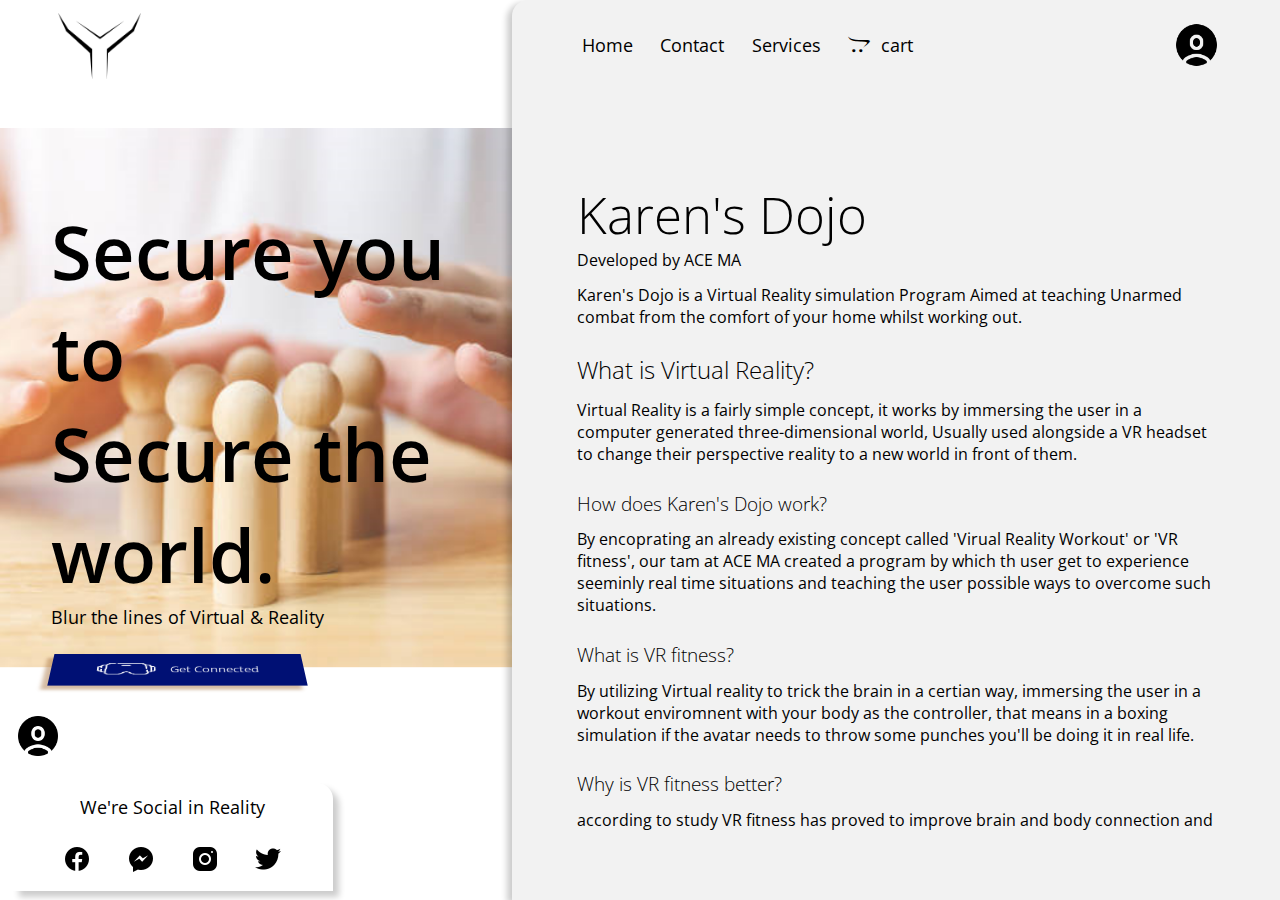
<file: index.html>
<!DOCTYPE html>
<html lang="en">
<head>
    <meta charset="UTF-8">
    <meta http-equiv="X-UA-Compatible" content="IE=edge">
    <meta name="viewport" content="width=device-width, initial-scale=1.0">
    <meta http-equiv="Content-Type" content="text/html;charset=UTF-8">
    <link rel="stylesheet" href="./css/styles.css">
    <link rel="shortcut icon" href="./img/logo2.ico" type="image/x-icon">
    <link rel="stylesheet" href="https://cdnjs.cloudflare.com/ajax/libs/font-awesome/5.15.3/css/all.min.css" referrerpolicy="no-referrer" />
    <title>Karens Dojo</title>
</head>
<body>
    <!-- nav bar -->
    <nav>
        <a href="./index.html" class="logo">
            <img src="./img/Vector 6.png" alt="logo" class="logoimg" >
        </a>
        <div class="nav-r">
            <div class="nav-ls">
                <a href="./index.html" class="nav-l">Home</a>
                <a href="./contact.html" class="nav-l">Contact</a>
                <a href="./services.html" class="nav-l">Services</a>
                <a href="./team.html" class="cart"><i class="fab fa-opencart"></i><p>cart</p></a>
            </div>
            <img src="./img/icons8-test-account-90.png" alt="" class="usimg">
        </div>
    </nav>
    <!-- page left -->
    <div class="page-left">
        <div class="plc">
            <img src="./img/bg.png" alt="background image">
            <div class="pla">
                <div class="header">
                    <h1>Secure you to <br> Secure the world.</h1>
                    <p>Blur the lines of Virtual & Reality</p>
                </div>
                <button class="gtc">
                    <img src="./img/vr-glasses.png" alt="vr-glasses">
                    <p>Get Connected</p>
                </button>
            </div>
        </div>
        <div class="btc">
            <img src="./img/icons8-test-account-90.png" alt="user image" class="userimg">
            <div class="social">
                <p>We're Social in Reality</p>
                <div class="mlc">
                    <a href="#" class="ml"><img src="./img/icons8-facebook-30.png" alt=""></a>
                    <a href="#" class="ml"><img src="./img/icons8-facebook-messenger-30.png" alt=""></a>
                    <a href="#" class="ml"><img src="./img/icons8-instagram-30.png" alt=""></a>
                    <a href="#" class="ml"><img src="./img/icons8-twitter-30.png" alt=""></a>
                </div>
            </div>
        </div>
    </div>


    <!-- page right -->
    <div class="page-right">

        <!-- mobile -->
        <div class="pla2">
            <div class="header">
                <h1>Secure you to <br> Secure the world.</h1>
                <p>Blur the lines of Virtual & Reality</p>
            </div>
            <button class="gtc">
                <img src="./img/vr-glasses.png" alt="vr-glasses">
                <p>Get Connected</p>
            </button>
        </div>

        <div class="prtc">
            <header>
                <h1>Karen's Dojo</h1>
                <p>Developed by ACE MA</p>
            </header>
            <p class="abs">
                Karen's Dojo is a Virtual Reality simulation Program Aimed at teaching Unarmed combat from the comfort of your home whilst working out.
            </p>
            <div class="cont">
                <h2>
                    What is Virtual Reality?
                </h2>
                <p>
                    Virtual Reality is a fairly simple concept, it works by immersing the user in a computer generated three-dimensional world, Usually used alongside a VR headset to change their perspective reality to a new world in front of them.
                </p>
                <h3>
                    How does Karen's Dojo work?
                </h3>
                <p>
                    By encoprating an already existing concept called 'Virual Reality Workout' or 'VR fitness', our tam at ACE MA created a program by which th user get to experience seeminly real time situations and teaching the user possible ways to overcome such situations.
                </p>
                <h3>
                    What is VR fitness?
                </h3>
                <p>
                    By utilizing Virtual reality to trick the brain in a certian way, immersing the user in a workout enviromnent with your body as the controller, that means in a boxing simulation if the avatar needs to throw some punches you'll be doing it in real life.
                </p>
                <h3>
                    Why is VR fitness better?
                </h3>
                <p>
                    according to study VR fitness has proved to improve brain and body connection and coordination, in a possible scenario a user feels the need ot pucnch when the game avatar is beign attacked similar to when fighting a real opponent.
                </p>
                <h3>
                    Is it worth it to try Karen's Dojo?
                </h3>
                <p class="ls">
                    It also helps to build technique and coordination, a test condocted with tha asssistance of a boxing instructor proved that there is a significant improvement in precision and reflex than when fighting a puching bag.
                </p>
            </div>
        </div>
    </div>

    <div class="sli">
        <img src="./img/icons8-test-account-90.png" alt="user image" class="userimg">
        <a href="#" class="ml"><img src="./img/icons8-facebook-30.png" alt=""></a>
        <a href="#" class="ml"><img src="./img/icons8-facebook-messenger-30.png" alt=""></a>
        <a href="#" class="ml"><img src="./img/icons8-instagram-30.png" alt=""></a>
        <a href="#" class="ml"><img src="./img/icons8-twitter-30.png" alt=""></a>
    </div>
</body>
</html>
</file>
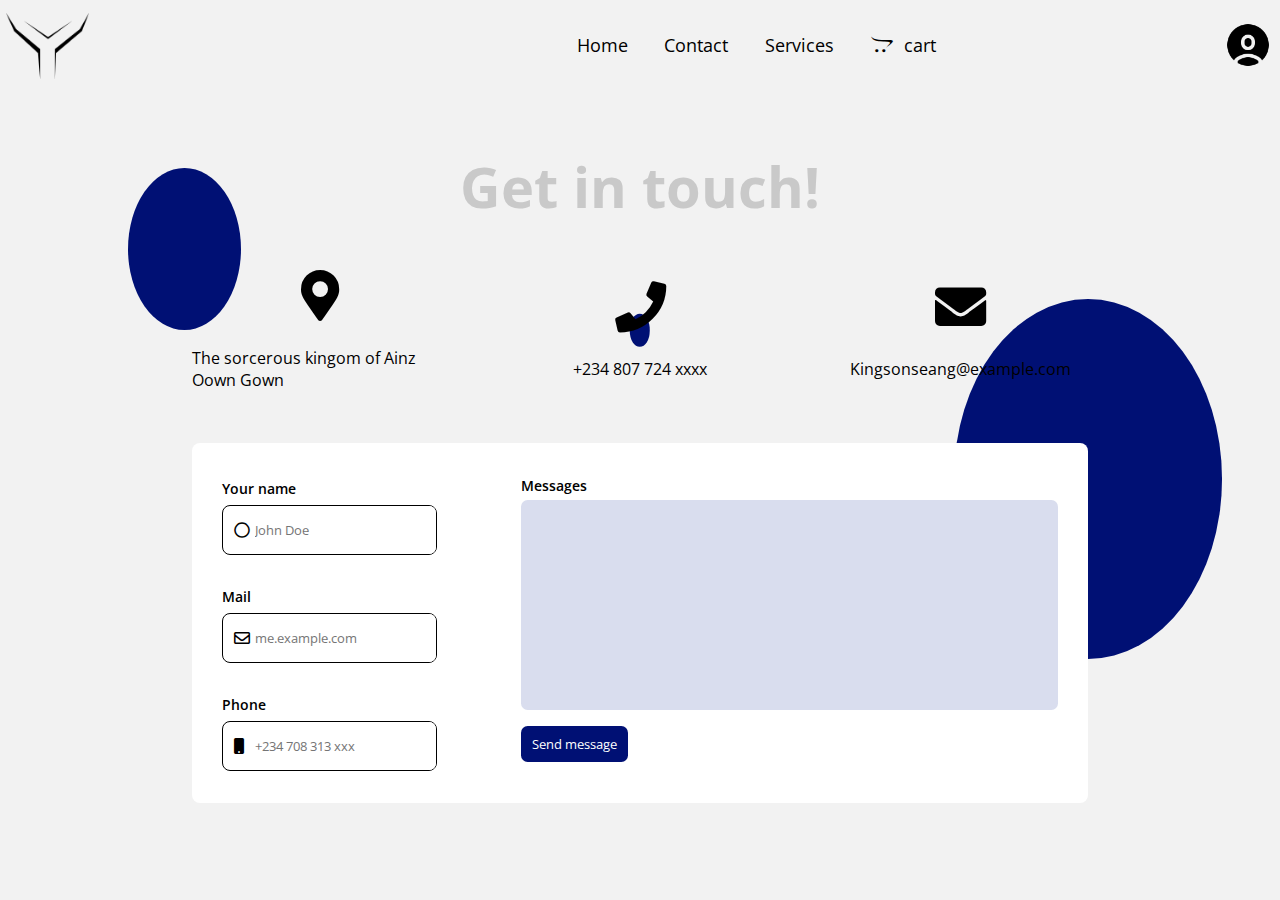
<file: contact.html>
<!DOCTYPE html>
<html lang="en">
<head>
    <meta charset="UTF-8">
    <meta http-equiv="X-UA-Compatible" content="IE=edge">
    <meta name="viewport" content="width=device-width, initial-scale=1.0">
    <link rel="stylesheet" href="./css/contact.css">
    <link rel="stylesheet" href="https://cdnjs.cloudflare.com/ajax/libs/font-awesome/5.15.3/css/all.min.css" referrerpolicy="no-referrer" />
    <link rel="shortcut icon" href="./img/logo2.ico" type="image/x-icon">
    <title>Karens Dojo</title>
</head>
<body>

    <!-- nav bar -->
    <nav>
        <a href="./index.html" class="logo">
            <img src="./img/Vector 6.png" alt="logo" class="logoimg" >
        </a>        
        <div class="nav-r">
            <div class="nav-ls">
                <a href="./index.html" class="nav-l">Home</a>
                <a href="./contact.html" class="nav-l">Contact</a>
                <a href="./services.html" class="nav-l">Services</a>
                <a href="./team.html" class="cart"><i class="fab fa-opencart"></i><p>cart</p></a>
            </div>
            <img src="./img/icons8-test-account-90.png" alt="" class="usimg">
        </div>
    </nav>

    <h1 class="get">
        Get in touch!
    </h1>

    <div class="cc">
        <div class="circle1"></div>
        <div class="card">
            <i class="fas fa-map-marker-alt"></i>
            <p>The sorcerous kingom of Ainz Oown Gown</p>
        </div>
        <a href="tel:+234807724xxxx" class="card">
            <i class="fas fa-phone"></i>
            <p >+234 807 724 xxxx</p>
        </a>
        <div class="circle2"></div>
        <a href="mailto:Kingsonseang@example.com" class="card">
            <i class="fas fa-envelope"></i>
            <p>Kingsonseang@example.com</p>
        </a>
    </div>

    <div class="bt">

        <div class="left">
            <div class="fill">
                <p>Your name</p>
                <div class="finput">
                    <i class="far fa-circle"></i>
                    <input type="text" placeholder="John Doe" required>
                </div>
            </div>
            <div class="fill">
                <p>Mail</p>
                <div class="finput">
                    <i class="far fa-envelope"></i>
                    <input type="email" name="mail" id="mail" placeholder="me.example.com" required>
                </div>
            </div>
            <div class="fill">
                <p>Phone</p>
                <div class="finput">
                    <i class="fas fa-mobile"></i>
                    <input type="tel" name="phone" id="phone" placeholder="+234 708 313 xxx">
                </div>
            </div>
        </div>

        <div class="right">
            <p>Messages</p>
            <textarea name="message" id="message"></textarea>
            <button type="submit">Send message</button>
        </div>
    </div>
    
</body>
</html>
</file>
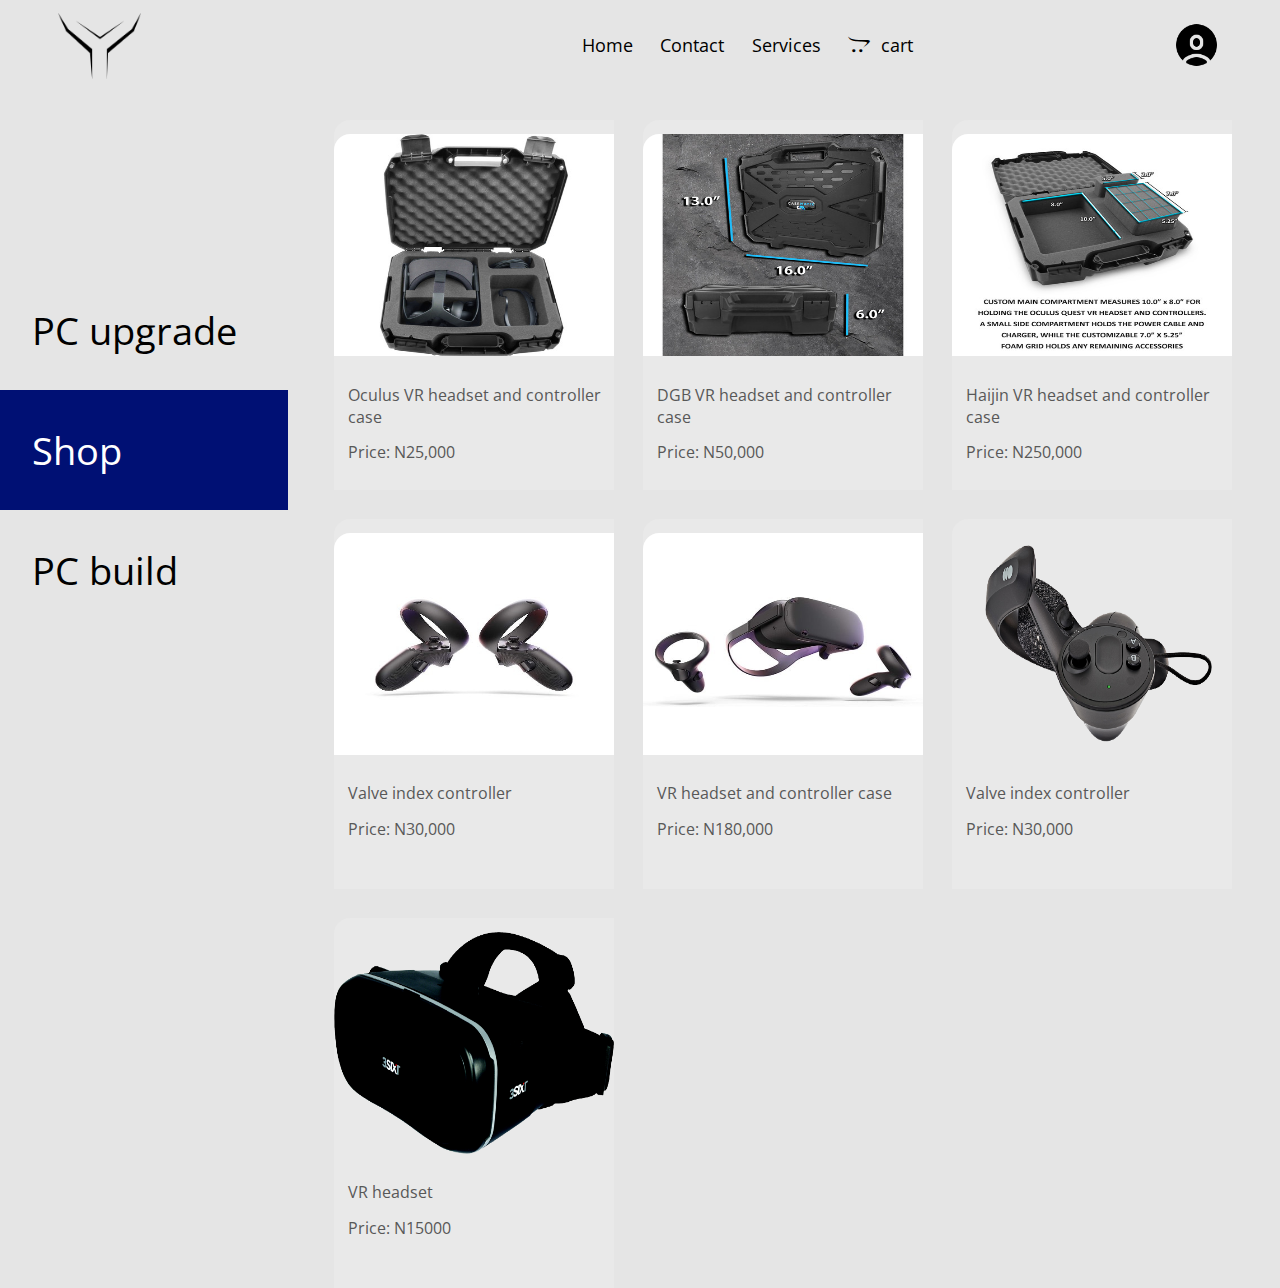
<file: services.html>
<!DOCTYPE html>
<html lang="en">
<head>
    <meta charset="UTF-8">
    <meta http-equiv="X-UA-Compatible" content="IE=edge">
    <meta name="viewport" content="width=device-width, initial-scale=1.0">
    <link rel="stylesheet" href="./css/services.css">
    <link rel="shortcut icon" href="./img/logo2.ico" type="image/x-icon">
    <link rel="stylesheet" href="https://cdnjs.cloudflare.com/ajax/libs/font-awesome/5.15.3/css/all.min.css" referrerpolicy="no-referrer" />
    <title>Karens Dojo</title>
</head>
<body>
    <!-- nav bar -->
    <nav>
        <a href="./index.html" class="logo">
            <img src="./img/Vector 6.png" alt="logo" class="logoimg" >
        </a>
        <div class="nav-r">
            <div class="nav-ls">
                <a href="./index.html" class="nav-l">Home</a>
                <a href="./contact.html" class="nav-l">Contact</a>
                <a href="./services.html" class="nav-l">Services</a>
                <a href="./team.html" class="cart"><i class="fab fa-opencart"></i><p>cart</p></a>
            </div>
            <img src="./img/icons8-test-account-90.png" alt="" class="usimg">
        </div>
    </nav>

    <div class="btn">
        <div><p>PC upgrade</p></div>
        <div class="bl"><p>Shop</p></div>
        <div><p>PC build</p></div>
    </div>

    <div class="items-con">
        <div class="item">
            <img src="./img/img1.jpg" alt="">
            <div class="detials">
                <p>Oculus VR headset and controller case</p>
                <p>Price: N25,000</p>
            </div>
        </div>
        <div class="item">
            <img src="./img/img2.jpg" alt="">
            <div class="detials">
                <p>DGB VR headset and controller case</p>
                <p>Price: N50,000</p>
            </div>
        </div>
        <div class="item">
            <img src="./img/img3.jpg" alt="">
            <div class="detials">
                <p>Haijin VR headset and controller case</p>
                <p>Price: N250,000</p>
            </div>
        </div>
        <div class="item">
            <img src="./img/img4.jpg" alt="">
            <div class="detials">
                <p>Valve index controller</p>
                <p>Price: N30,000</p>
            </div>
        </div>
        <div class="item">
            <img src="./img/img5.jpg" alt="">
            <div class="detials">
                <p>VR  headset and controller case</p>
                <p>Price: N180,000</p>
            </div>
        </div>
        <div class="item">
            <img src="./img/valve-index-controller.png" alt="">
            <div class="detials">
                <p>Valve index controller</p>
                <p>Price: N30,000</p>
            </div>
        </div>
        <div class="item">
            <img src="./img/vr_headset.png" alt="">
            <div class="detials">
                <p>VR  headset</p>
                <p>Price: N15000</p>
            </div>
        </div>
</body>
</html>
</file>
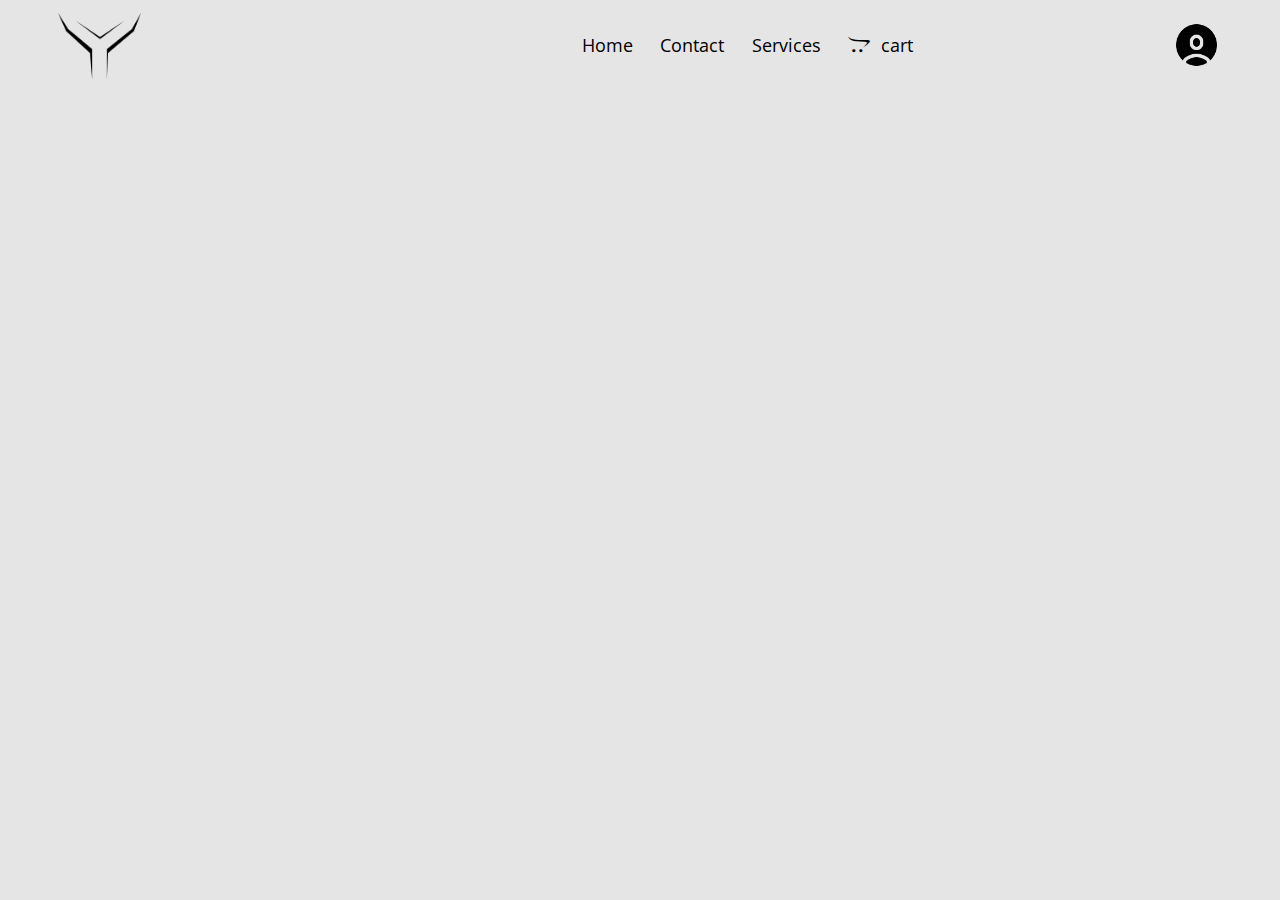
<file: team.html>
<!DOCTYPE html>
<html lang="en">
<head>
    <meta charset="UTF-8">
    <meta http-equiv="X-UA-Compatible" content="IE=edge">
    <meta name="viewport" content="width=device-width, initial-scale=1.0">
    <link rel="stylesheet" href="./css/services.css">
    <link rel="shortcut icon" href="./img/logo2.ico" type="image/x-icon">
    <link rel="stylesheet" href="https://cdnjs.cloudflare.com/ajax/libs/font-awesome/5.15.3/css/all.min.css" referrerpolicy="no-referrer" />
    <title>Karens Dojo</title>
</head>
<body>

    <!-- nav bar -->
    <nav>
        <a href="./index.html" class="logo">
            <img src="./img/Vector 6.png" alt="logo" class="logoimg" >
        </a>
        <div class="nav-r">
            <div class="nav-ls">
                <a href="./index.html" class="nav-l">Home</a>
                <a href="./contact.html" class="nav-l">Contact</a>
                <a href="./services.html" class="nav-l">Services</a>
                <a href="#" class="cart"><i class="fab fa-opencart"></i><p>cart</p></a>
            </div>
            <img src="./img/icons8-test-account-90.png" alt="" class="usimg">
        </div>
    </nav>

</body>
</html>
</file>
<file: css/styles.css>
@import url("https://fonts.googleapis.com/css2?family=Open+Sans:wght@300;600&display=swap");
* {
  margin: 0;
  padding: 0;
  -webkit-box-sizing: border-box;
          box-sizing: border-box;
  font-family: 'Open Sans', sans-serif;
}

h1,
h2,
h3,
p {
  cursor: default;
}

body {
  width: 100%;
  height: calc(var(--vh, 1vh) * 100);
  height: 100vh;
  background: #fff;
  display: -webkit-box;
  display: -ms-flexbox;
  display: flex;
  position: relative;
}

body nav {
  position: absolute;
  top: 0;
  left: 0;
  width: 100%;
  height: 10%;
  padding: 1% 4.5%;
  display: -webkit-box;
  display: -ms-flexbox;
  display: flex;
  -webkit-box-align: center;
      -ms-flex-align: center;
          align-items: center;
  -webkit-box-pack: justify;
      -ms-flex-pack: justify;
          justify-content: space-between;
  z-index: 3;
}

body nav .logo {
  height: 100%;
  border: none;
  outline: none;
}

body nav .logo .logoimg {
  width: 100%;
}

body nav .nav-r {
  width: 55%;
  height: 100%;
  display: -webkit-box;
  display: -ms-flexbox;
  display: flex;
  -webkit-box-align: center;
      -ms-flex-align: center;
          align-items: center;
  -webkit-box-pack: justify;
      -ms-flex-pack: justify;
          justify-content: space-between;
}

body nav .nav-r .nav-ls {
  width: 50%;
  display: -webkit-box;
  display: -ms-flexbox;
  display: flex;
  -webkit-box-pack: justify;
      -ms-flex-pack: justify;
          justify-content: space-between;
}

body nav .nav-r .nav-ls .nav-l {
  font-size: 110%;
  text-decoration: none;
  color: black;
  outline: none;
  border: none;
}

body nav .nav-r .cart {
  font-size: 110%;
  text-decoration: none;
  color: black;
  display: -webkit-box;
  display: -ms-flexbox;
  display: flex;
  -webkit-box-align: center;
      -ms-flex-align: center;
          align-items: center;
}

body nav .nav-r .cart i {
  padding-right: 20%;
}

body nav .nav-r .usimg {
  height: 80%;
}

body .page-left {
  width: 40%;
  height: 100%;
  padding: 10% 0 0 0;
  background: white;
  display: -ms-grid;
  display: grid;
  z-index: 1;
}

body .page-left .plc {
  position: relative;
  width: 100%;
  height: 70%;
}

body .page-left .plc img {
  width: 100%;
  height: 100%;
  -o-object-fit: cover;
     object-fit: cover;
}

body .page-left .plc .pla {
  position: absolute;
  top: 50%;
  left: 10%;
  -webkit-transform: translate(0, -40%);
          transform: translate(0, -40%);
}

body .page-left .plc .pla .header h1 {
  font-size: 460%;
  font-weight: 600;
}

body .page-left .plc .pla .header p {
  font-size: 110%;
  margin: 0 0 3.5% 0;
}

body .page-left .plc .pla .gtc {
  display: -webkit-box;
  display: -ms-flexbox;
  display: flex;
  -webkit-box-align: center;
      -ms-flex-align: center;
          align-items: center;
  -webkit-box-pack: center;
      -ms-flex-pack: center;
          justify-content: center;
  padding: 1%;
  width: 55%;
  -webkit-transform: perspective(50em) rotateX(50deg);
          transform: perspective(50em) rotateX(50deg);
  border: none;
  outline: none;
  background: #001074;
  -webkit-box-shadow: -6px 6px 4px #a6714079;
          box-shadow: -6px 6px 4px #a6714079;
  color: rgba(255, 255, 255, 0.85);
  cursor: pointer;
  -webkit-transition: ease-in-out 1s;
  transition: ease-in-out 1s;
}

body .page-left .plc .pla .gtc:hover {
  -webkit-transform: perspective(0em) rotateX(0deg);
          transform: perspective(0em) rotateX(0deg);
  -webkit-transition: ease-in-out 0.5s;
  transition: ease-in-out 0.5s;
}

body .page-left .plc .pla .gtc:hover p {
  color: white;
}

body .page-left .plc .pla .gtc img {
  pointer-events: none;
  width: 25%;
}

body .page-left .plc .pla .gtc p {
  pointer-events: none;
  margin: 0 0 0 5%;
}

body .page-left .btc {
  position: absolute;
  left: 1%;
  bottom: 1%;
  width: 25%;
  height: 20%;
  display: -webkit-box;
  display: -ms-flexbox;
  display: flex;
  -webkit-box-orient: vertical;
  -webkit-box-direction: normal;
      -ms-flex-direction: column;
          flex-direction: column;
  -webkit-box-pack: justify;
      -ms-flex-pack: justify;
          justify-content: space-between;
}

body .page-left .btc .userimg {
  width: 50px;
}

body .page-left .btc .social {
  width: 100%;
  height: 60%;
  display: -webkit-box;
  display: -ms-flexbox;
  display: flex;
  -webkit-box-orient: vertical;
  -webkit-box-direction: normal;
      -ms-flex-direction: column;
          flex-direction: column;
  -webkit-box-pack: center;
      -ms-flex-pack: center;
          justify-content: center;
  -webkit-box-align: center;
      -ms-flex-align: center;
          align-items: center;
  -ms-flex-pack: distribute;
      justify-content: space-around;
  background-color: white;
  -webkit-box-shadow: 6px 6px 6px rgba(0, 0, 0, 0.2);
          box-shadow: 6px 6px 6px rgba(0, 0, 0, 0.2);
  border-top-right-radius: 1em;
  border-top-left-radius: 1em;
}

body .page-left .btc .social p {
  font-size: 110%;
}

body .page-left .btc .social .mlc {
  width: 90%;
  display: -webkit-box;
  display: -ms-flexbox;
  display: flex;
  -webkit-box-pack: space-evenly;
      -ms-flex-pack: space-evenly;
          justify-content: space-evenly;
}

body .pla2 {
  display: none;
}

body .page-right {
  width: 60%;
  height: 100%;
  background: #F2F2F2;
  -webkit-box-shadow: -5px 3px 6px rgba(0, 0, 0, 0.2);
          box-shadow: -5px 3px 6px rgba(0, 0, 0, 0.2);
  border-top-left-radius: 1em;
  z-index: 2;
  display: -ms-grid;
  display: grid;
}

body .page-right ::-webkit-scrollbar {
  width: 5px;
  border-radius: 5px;
}

body .page-right ::-webkit-scrollbar-thumb {
  background: black;
  width: 5px;
  border-radius: 5px;
}

body .page-right ::-webkit-scrollbar-track {
  width: 5px;
  background: rgba(255, 255, 255, 0);
}

body .page-right .prtc {
  width: 99.9%;
  height: 85%;
  -ms-flex-item-align: center;
      -ms-grid-row-align: center;
      align-self: center;
  padding: 10% 8.5% 2.5% 8.5%;
  overflow-y: scroll;
}

body .page-right .prtc header {
  margin: 5.5% 0 2% 0;
}

body .page-right .prtc header h1 {
  font-size: 320%;
  font-weight: 300;
}

body .page-right .prtc .abs {
  margin: 0 0 4% 0;
}

body .page-right .prtc .cont h2,
body .page-right .prtc .cont h3 {
  margin: 2% 0 2% 0;
  font-weight: 300;
}

body .page-right .prtc .cont p {
  margin: 0 0 4% 0;
}

body .page-right .prtc .cont ls {
  margin: 0;
}

body .sli {
  display: none;
}

@media screen and (max-width: 700px) {
  body {
    -webkit-box-orient: vertical;
    -webkit-box-direction: normal;
        -ms-flex-direction: column;
            flex-direction: column;
  }
  body nav {
    height: 8%;
    padding: 0.5% 3.5%;
    position: fixed;
    -webkit-backdrop-filter: blur(4px);
            backdrop-filter: blur(4px);
  }
  body nav .logo {
    display: -webkit-box;
    display: -ms-flexbox;
    display: flex;
    -webkit-box-align: center;
        -ms-flex-align: center;
            align-items: center;
  }
  body nav .logo .logoimg {
    width: 50%;
  }
  body nav .nav-r {
    padding: 0 0 0 5%;
    width: 85%;
    font-size: 80%;
  }
  body nav .nav-r .nav-ls {
    width: 80%;
  }
  body nav .nav-r .usimg {
    height: 50%;
  }
  body .page-left {
    padding: 0;
    width: 100%;
    height: 40%;
    -webkit-box-align: center;
        -ms-flex-align: center;
            align-items: center;
  }
  body .page-left .plc .pla {
    display: none;
  }
  body .page-left .btc {
    display: none;
  }
  body .page-right {
    width: 100%;
    height: 65%;
    background: none;
    -webkit-box-shadow: none;
            box-shadow: none;
  }
  body .page-right .pla2 {
    display: inline;
    padding: 5% 0 0 5%;
  }
  body .page-right .pla2 .header h1 {
    font-size: 200%;
    font-weight: 600;
  }
  body .page-right .pla2 .header p {
    font-size: 80%;
    margin: 0 0 1.5% 0;
  }
  body .page-right .pla2 .gtc {
    display: -webkit-box;
    display: -ms-flexbox;
    display: flex;
    -webkit-box-align: center;
        -ms-flex-align: center;
            align-items: center;
    -webkit-box-pack: center;
        -ms-flex-pack: center;
            justify-content: center;
    padding: 1%;
    width: 55%;
    -webkit-transform: perspective(50em) rotateX(50deg);
            transform: perspective(50em) rotateX(50deg);
    border: none;
    outline: none;
    background: #001074;
    -webkit-box-shadow: -6px 6px 4px #0000001f;
            box-shadow: -6px 6px 4px #0000001f;
    color: rgba(255, 255, 255, 0.85);
    cursor: pointer;
    -webkit-transition: ease-in-out 1s;
    transition: ease-in-out 1s;
  }
  body .page-right .pla2 .gtc:hover {
    -webkit-transform: perspective(0em) rotateX(0deg);
            transform: perspective(0em) rotateX(0deg);
    -webkit-transition: ease-in-out 0.5s;
    transition: ease-in-out 0.5s;
  }
  body .page-right .pla2 .gtc:hover p {
    color: white;
  }
  body .page-right .pla2 .gtc img {
    pointer-events: none;
    width: 25%;
  }
  body .page-right .pla2 .gtc p {
    pointer-events: none;
    margin: 0 0 0 5%;
  }
  body .page-right .prtc {
    overflow-y: visible;
    padding: 0 0 0 5%;
  }
  body .page-right .prtc header {
    margin: 0 0 4% 0;
  }
  body .page-right .prtc header h1 {
    font-size: 130%;
  }
  body .page-right .prtc header p {
    font-size: 60%;
  }
  body .page-right .prtc .abs {
    font-size: 80%;
  }
  body .page-right .prtc .cont h2,
  body .page-right .prtc .cont h3 {
    font-size: 90%;
  }
  body .page-right .prtc .cont p {
    font-size: 75%;
  }
  body .page-right .prtc .cont .ls {
    margin-bottom: 45%;
  }
  body .sli {
    position: fixed;
    bottom: -20%;
    left: -20%;
    -webkit-transform: rotate(-45deg);
            transform: rotate(-45deg);
    width: 40%;
    height: 30%;
    display: -webkit-box;
    display: -ms-flexbox;
    display: flex;
    -webkit-box-align: center;
        -ms-flex-align: center;
            align-items: center;
    -webkit-box-pack: center;
        -ms-flex-pack: center;
            justify-content: center;
    -webkit-box-pack: justify;
        -ms-flex-pack: justify;
            justify-content: space-between;
    padding-top: 5%;
    -webkit-box-orient: vertical;
    -webkit-box-direction: normal;
        -ms-flex-direction: column;
            flex-direction: column;
    background: white;
    -webkit-transition: ease-in 0.5s;
    transition: ease-in 0.5s;
    z-index: 5;
    border-right: solid 0.1px #acacac;
  }
  body .sli:hover {
    width: 20%;
    bottom: 0;
    left: 0;
    -webkit-transform: rotate(0deg);
            transform: rotate(0deg);
    -webkit-box-shadow: 0 4px 5px black;
            box-shadow: 0 4px 5px black;
  }
  body .sli img {
    width: 30px;
  }
}
/*# sourceMappingURL=styles.css.map */
</file>
<file: css/contact.css>
@import url("https://fonts.googleapis.com/css2?family=Open+Sans:wght@300;600&display=swap");
* {
  margin: 0;
  padding: 0;
  -webkit-box-sizing: border-box;
          box-sizing: border-box;
  font-family: 'Open Sans', sans-serif;
}

h1, h2, h3, p {
  cursor: default;
}

button {
  cursor: pointer;
}

body {
  width: 100%;
  height: calc(var(--vh, 1vh) * 100);
  height: 100vh;
  background: #F2F2F2;
  display: -webkit-box;
  display: -ms-flexbox;
  display: flex;
  -webkit-box-align: center;
      -ms-flex-align: center;
          align-items: center;
  -webkit-box-orient: vertical;
  -webkit-box-direction: normal;
      -ms-flex-direction: column;
          flex-direction: column;
}

body nav {
  width: 100%;
  height: 10%;
  padding: 1% 0.5%;
  display: -webkit-box;
  display: -ms-flexbox;
  display: flex;
  -webkit-box-align: center;
      -ms-flex-align: center;
          align-items: center;
  -webkit-box-pack: justify;
      -ms-flex-pack: justify;
          justify-content: space-between;
}

body nav .logo {
  height: 100%;
  border: none;
  outline: none;
}

body nav .nav-r {
  width: 55%;
  height: 100%;
  display: -webkit-box;
  display: -ms-flexbox;
  display: flex;
  -webkit-box-align: center;
      -ms-flex-align: center;
          align-items: center;
  -webkit-box-pack: justify;
      -ms-flex-pack: justify;
          justify-content: space-between;
}

body nav .nav-r .nav-ls {
  width: 50%;
  display: -webkit-box;
  display: -ms-flexbox;
  display: flex;
  -webkit-box-pack: justify;
      -ms-flex-pack: justify;
          justify-content: space-between;
}

body nav .nav-r .nav-ls .nav-l {
  font-size: 110%;
  text-decoration: none;
  color: black;
  outline: none;
  border: none;
}

body nav .nav-r .cart {
  font-size: 110%;
  text-decoration: none;
  color: black;
  display: -webkit-box;
  display: -ms-flexbox;
  display: flex;
  -webkit-box-align: center;
      -ms-flex-align: center;
          align-items: center;
}

body nav .nav-r .cart i {
  padding-right: 20%;
}

body nav .nav-r .usimg {
  height: 80%;
}

body .get {
  font-size: 350%;
  color: #C9C9C9;
  margin: 4.5% 0 2% 0;
}

body .cc {
  position: relative;
  width: 80%;
  height: 18%;
  display: -webkit-box;
  display: -ms-flexbox;
  display: flex;
  -webkit-box-pack: space-evenly;
      -ms-flex-pack: space-evenly;
          justify-content: space-evenly;
  -webkit-transition: all ease 0.5s;
  transition: all ease 0.5s;
}

body .cc .circle1 {
  position: absolute;
  top: -50%;
  left: 0;
  content: '';
  width: 11%;
  height: 100%;
  border-radius: 50%;
  background: #001074;
  z-index: -1;
}

body .cc .circle2 {
  position: absolute;
  top: 50%;
  left: 50%;
  -webkit-transform: translate(-50%, -50%);
          transform: translate(-50%, -50%);
  content: '';
  width: 2%;
  height: 20%;
  border-radius: 50%;
  background: #001074;
  z-index: -1;
}

body .cc .card {
  width: 25%;
  height: 100%;
  display: -webkit-box;
  display: -ms-flexbox;
  display: flex;
  -webkit-box-orient: vertical;
  -webkit-box-direction: normal;
      -ms-flex-direction: column;
          flex-direction: column;
  -webkit-box-align: center;
      -ms-flex-align: center;
          align-items: center;
  -webkit-box-pack: center;
      -ms-flex-pack: center;
          justify-content: center;
  border-radius: 0.5em;
  color: black;
  cursor: pointer;
  text-decoration: none;
}

body .cc .card:hover {
  -webkit-box-shadow: 6px 4px 8px #a2a7cc52;
          box-shadow: 6px 4px 8px #a2a7cc52;
  -webkit-backdrop-filter: blur(14px);
          backdrop-filter: blur(14px);
  -webkit-transition: all ease-in 0.5s;
  transition: all ease-in 0.5s;
}

body .cc .card i {
  font-size: 320%;
}

body .cc .card a, body .cc .card p {
  margin-top: 10%;
  text-decoration: none;
  color: black;
}

body .bt {
  width: 70%;
  height: 40%;
  margin: 2.5% 0 0 0;
  background: white;
  display: -webkit-box;
  display: -ms-flexbox;
  display: flex;
  -webkit-box-pack: space-evenly;
      -ms-flex-pack: space-evenly;
          justify-content: space-evenly;
  -webkit-box-align: center;
      -ms-flex-align: center;
          align-items: center;
  border-radius: 0.5em;
  position: relative;
}

body .bt::after {
  position: absolute;
  top: -40%;
  right: -15%;
  content: '';
  width: 30%;
  height: 100%;
  border-radius: 50%;
  background: #001074;
  z-index: -1;
}

body .bt .left {
  width: 30%;
  height: 100%;
  display: -webkit-box;
  display: -ms-flexbox;
  display: flex;
  -webkit-box-orient: vertical;
  -webkit-box-direction: normal;
      -ms-flex-direction: column;
          flex-direction: column;
  -webkit-box-pack: space-evenly;
      -ms-flex-pack: space-evenly;
          justify-content: space-evenly;
}

body .bt .left .fill {
  height: 20%;
}

body .bt .left .fill p {
  font-size: 90%;
  font-weight: 600;
  margin: 0 0 2.5% 0;
}

body .bt .left .fill .finput {
  width: 80%;
  height: 70%;
  display: -webkit-box;
  display: -ms-flexbox;
  display: flex;
  -webkit-box-pack: justify;
      -ms-flex-pack: justify;
          justify-content: space-between;
  border: solid 1px black;
  -webkit-box-align: center;
      -ms-flex-align: center;
          align-items: center;
  border-radius: 0.5em;
}

body .bt .left .fill .finput i {
  margin: 0 0 0 5%;
}

body .bt .left .fill .finput input {
  width: 85%;
  height: 100%;
  border: none;
  outline: none;
  border-radius: 0.5em;
}

body .bt .right {
  width: 60%;
  height: 85%;
  padding: 0.6% 0 0 0;
}

body .bt .right p {
  font-size: 90%;
  font-weight: 600;
  margin: 0 0 1% 0;
}

body .bt .right #message {
  resize: none;
  width: 100%;
  height: 70%;
  background: #d9ddee;
  border-radius: 0.5em;
  border: none;
  outline: none;
  padding: 2%;
}

body .bt .right button {
  margin: 2%  0 0 0;
  width: 20%;
  height: 12%;
  background: #001074;
  color: white;
  border-radius: 0.5em;
  border: none;
  outline: none;
}

@media screen and (max-width: 700px) {
  body {
    overflow: hidden;
    width: 100;
  }
  body nav {
    height: 8%;
    padding: 0.5% 4.5%;
    position: fixed;
  }
  body nav .logo {
    display: -webkit-box;
    display: -ms-flexbox;
    display: flex;
    -webkit-box-align: center;
        -ms-flex-align: center;
            align-items: center;
  }
  body nav .logo .logoimg {
    width: 50%;
  }
  body nav .nav-r {
    padding: 0 0 0 5%;
    width: 85%;
    font-size: 80%;
  }
  body nav .nav-r .nav-ls {
    width: 80%;
  }
  body nav .nav-r .usimg {
    height: 50%;
  }
  body .get {
    font-size: 195%;
    margin: 22% 0 2% 0;
  }
  body .cc {
    width: 98%;
    height: 25%;
  }
  body .cc .circle1 {
    top: -20%;
    left: -10%;
    height: 50%;
    width: 25%;
  }
  body .cc .card {
    font-size: 70%;
    -webkit-box-shadow: 6px 4px 8px #a2a7cc52;
            box-shadow: 6px 4px 8px #a2a7cc52;
    -webkit-backdrop-filter: blur(5px);
            backdrop-filter: blur(5px);
  }
  body .cc .card p {
    display: none;
  }
  body .bt {
    width: 100%;
    height: 67%;
    background: none;
    -webkit-box-orient: vertical;
    -webkit-box-direction: normal;
        -ms-flex-direction: column;
            flex-direction: column;
    -webkit-box-align: center;
        -ms-flex-align: center;
            align-items: center;
    overflow: hidden;
  }
  body .bt::after {
    top: 50%;
    right: -50%;
    width: 100%;
    height: 80%;
  }
  body .bt .left {
    width: 85%;
    height: 80%;
  }
  body .bt .left .fill .finput {
    width: 100%;
  }
  body .bt .left .fill .finput input {
    background: none;
  }
  body .bt .right {
    width: 85%;
  }
  body .bt .right button {
    width: 35%;
  }
}
/*# sourceMappingURL=contact.css.map */
</file>
<file: css/services.css>
@import url("https://fonts.googleapis.com/css2?family=Open+Sans:wght@300;600&display=swap");
* {
  margin: 0;
  padding: 0;
  -webkit-box-sizing: border-box;
          box-sizing: border-box;
  font-family: 'Open Sans', sans-serif;
}

h1,
h2,
h3,
p {
  cursor: default;
}

body {
  width: 100%;
  height: calc(var(--vh, 1vh) * 100);
  height: 100vh;
  background: #E5E5E5;
  position: relative;
  display: -webkit-box;
  display: -ms-flexbox;
  display: flex;
  -webkit-box-align: center;
      -ms-flex-align: center;
          align-items: center;
  -webkit-box-pack: center;
      -ms-flex-pack: center;
          justify-content: center;
}

body nav {
  position: absolute;
  top: 0;
  left: 0;
  width: 100%;
  height: 10%;
  padding: 1% 4.5%;
  display: -webkit-box;
  display: -ms-flexbox;
  display: flex;
  -webkit-box-align: center;
      -ms-flex-align: center;
          align-items: center;
  -webkit-box-pack: justify;
      -ms-flex-pack: justify;
          justify-content: space-between;
  z-index: 3;
  align-items: center;
}

body nav .logo {
  height: 100%;
  border: none;
  outline: none;
}

body nav .logo .logoimg {
  width: 100%;
}

body nav .nav-r {
  width: 55%;
  height: 100%;
  display: -webkit-box;
  display: -ms-flexbox;
  display: flex;
  -webkit-box-align: center;
      -ms-flex-align: center;
          align-items: center;
  -webkit-box-pack: justify;
      -ms-flex-pack: justify;
          justify-content: space-between;
}

body nav .nav-r .nav-ls {
  width: 50%;
  display: -webkit-box;
  display: -ms-flexbox;
  display: flex;
  -webkit-box-pack: justify;
      -ms-flex-pack: justify;
          justify-content: space-between;
}

body nav .nav-r .nav-ls .nav-l {
  font-size: 110%;
  text-decoration: none;
  color: black;
  outline: none;
  border: none;
}

body nav .nav-r .cart {
  font-size: 110%;
  text-decoration: none;
  color: black;
  display: -webkit-box;
  display: -ms-flexbox;
  display: flex;
  -webkit-box-align: center;
      -ms-flex-align: center;
          align-items: center;
}

body nav .nav-r .cart i {
  padding-right: 20%;
}

body nav .nav-r .usimg {
  height: 80%;
}

body .btn {
  width: 25%;
  height: 40%;
  display: -webkit-box;
  display: -ms-flexbox;
  display: flex;
  -webkit-box-orient: vertical;
  -webkit-box-direction: normal;
      -ms-flex-direction: column;
          flex-direction: column;
  -webkit-box-pack: space-evenly;
      -ms-flex-pack: space-evenly;
          justify-content: space-evenly;
}

body .btn div {
  width: 90%;
  height: 33.3%;
  display: -webkit-box;
  display: -ms-flexbox;
  display: flex;
  -webkit-box-align: center;
      -ms-flex-align: center;
          align-items: center;
  padding: 0 0 0 10%;
  font-size: 240%;
}

body .btn .bl {
  background: #001074;
  color: white;
}

body .items-con {
  margin-top: 2.5%;
  width: 75%;
  height: 80%;
  display: -webkit-box;
  display: -ms-flexbox;
  display: flex;
  -webkit-box-align: center;
      -ms-flex-align: center;
          align-items: center;
  -ms-flex-wrap: wrap;
      flex-wrap: wrap;
}

body .items-con .item {
  width: 280px;
  display: -webkit-box;
  display: -ms-flexbox;
  display: flex;
  -webkit-box-orient: vertical;
  -webkit-box-direction: normal;
      -ms-flex-direction: column;
          flex-direction: column;
  margin: 1.5%;
  background: #e9e9e9;
  border-top-left-radius: 1em;
  height: 370px;
}

body .items-con .item img {
  margin-top: 5%;
  height: 60%;
  width: 100%;
  border-top-left-radius: 1em;
}

body .items-con .item .detials {
  margin: 5% 0 0 5%;
}

body .items-con .item .detials p {
  margin-top: 5%;
  color: #585858;
}

@media screen and (max-width: 700px) {
  body {
    -webkit-box-orient: vertical;
    -webkit-box-direction: reverse;
        -ms-flex-direction: column-reverse;
            flex-direction: column-reverse;
    padding: 15% 0 0 0;
    -webkit-box-pack: justify;
        -ms-flex-pack: justify;
            justify-content: space-between;
  }
  body nav {
    height: 8%;
    padding: 0.5% 0.5%;
    position: fixed;
  }
  body nav .logo {
    display: -webkit-box;
    display: -ms-flexbox;
    display: flex;
    -webkit-box-align: center;
        -ms-flex-align: center;
            align-items: center;
  }
  body nav .logo .logoimg {
    width: 50%;
  }
  body nav .nav-r {
    padding: 0 0 0 5%;
    width: 85%;
    font-size: 80%;
  }
  body nav .nav-r .nav-ls {
    width: 80%;
  }
  body nav .nav-r .usimg {
    height: 50%;
  }
  body .btn {
    width: 100%;
    height: 6%;
    -webkit-box-orient: horizontal;
    -webkit-box-direction: normal;
        -ms-flex-direction: row;
            flex-direction: row;
    -webkit-box-pack: justify;
        -ms-flex-pack: justify;
            justify-content: space-between;
  }
  body .btn div {
    width: 30%;
    height: 100%;
    padding: 0;
    font-size: 120%;
    display: -webkit-box;
    display: -ms-flexbox;
    display: flex;
    -webkit-box-pack: center;
        -ms-flex-pack: center;
            justify-content: center;
    -webkit-box-align: center;
        -ms-flex-align: center;
            align-items: center;
  }
  body .items-con {
    width: 100%;
    height: 92%;
    overflow-y: scroll;
  }
  body .items-con .item {
    width: 46%;
  }
}
/*# sourceMappingURL=services.css.map */
</file>
